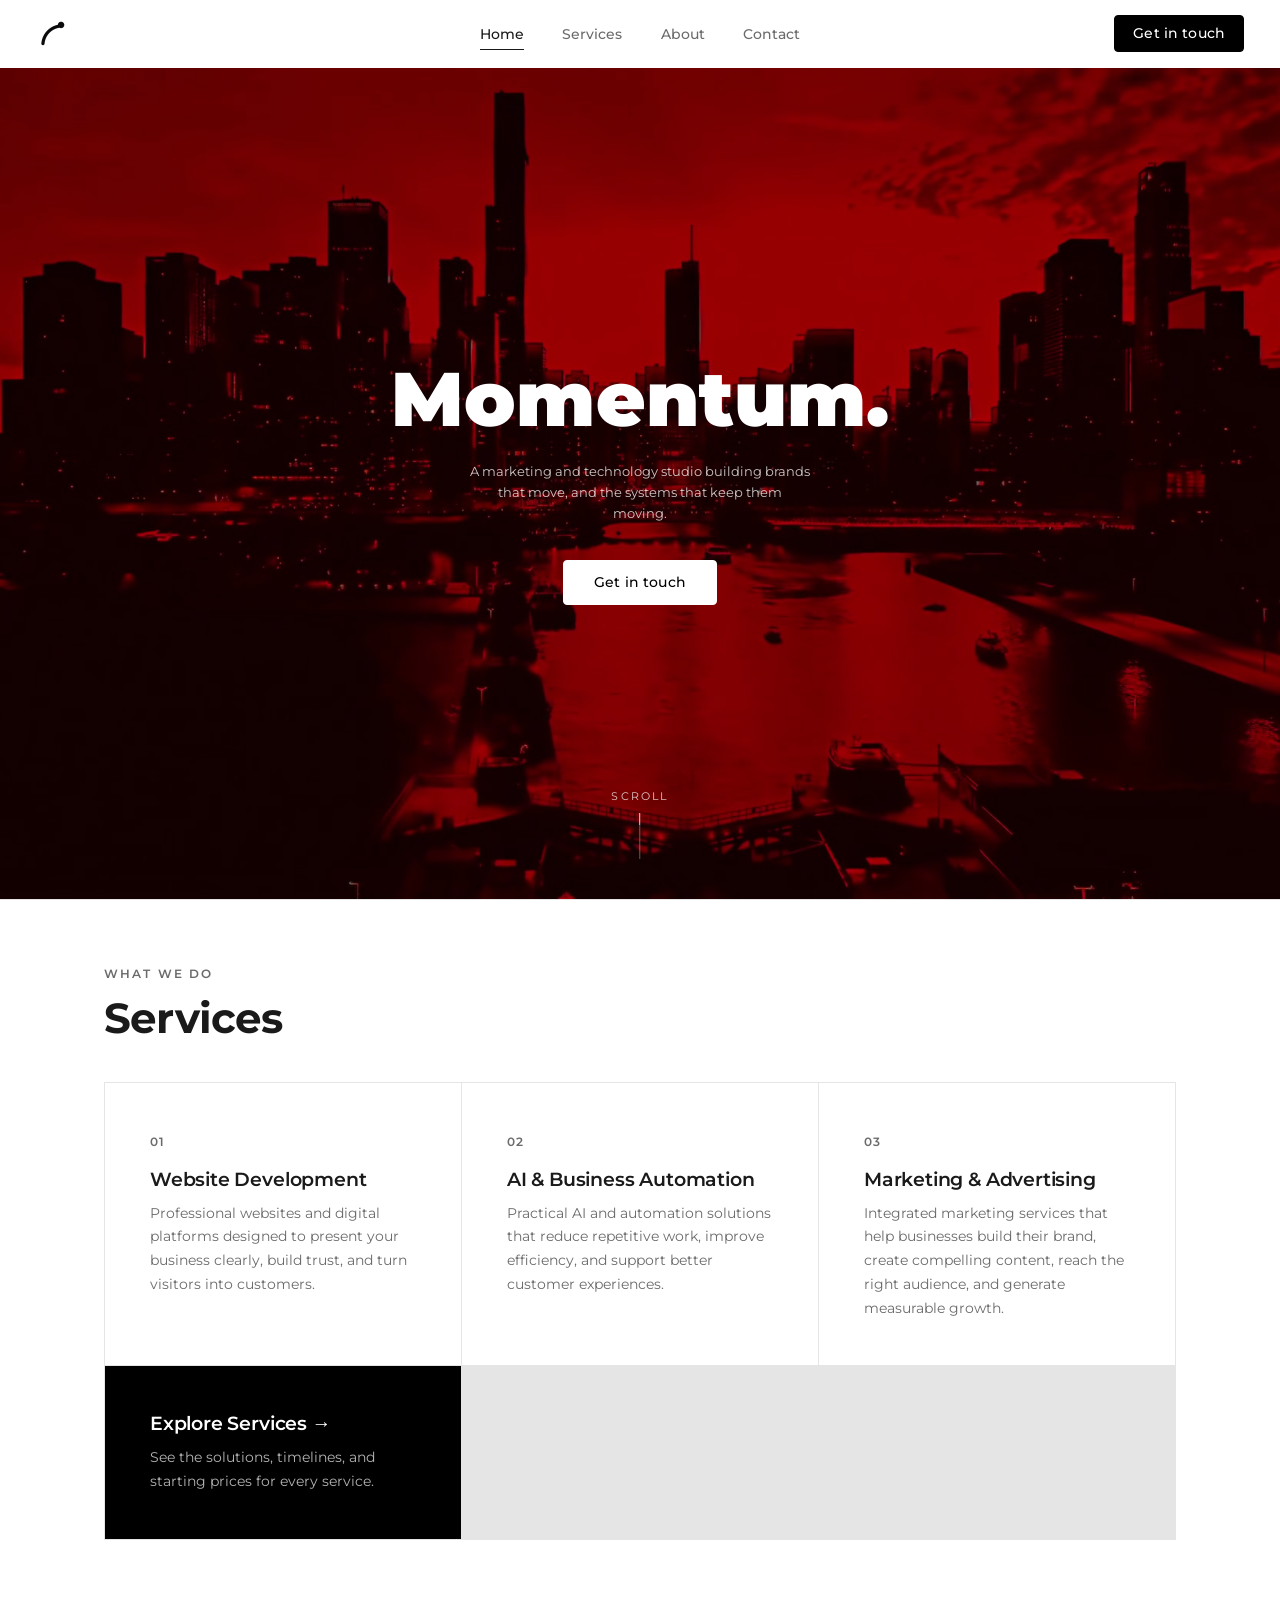
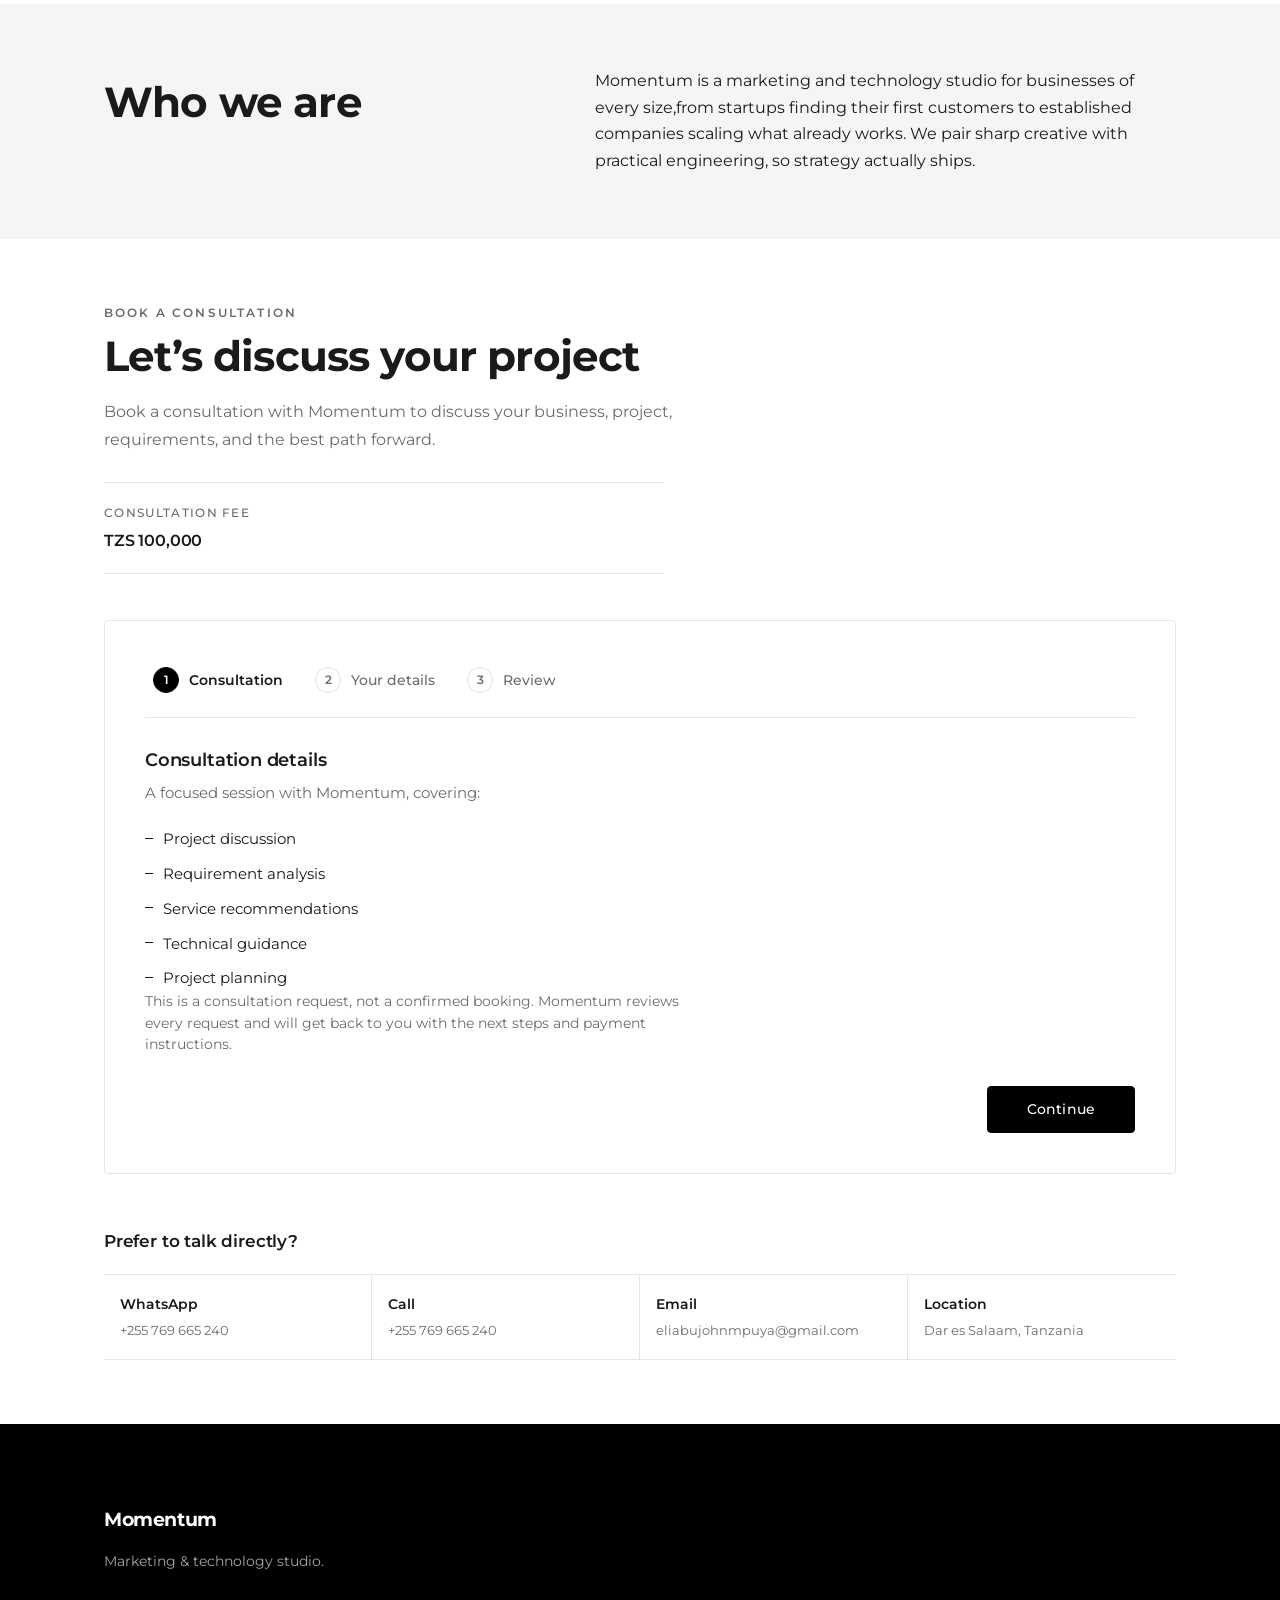
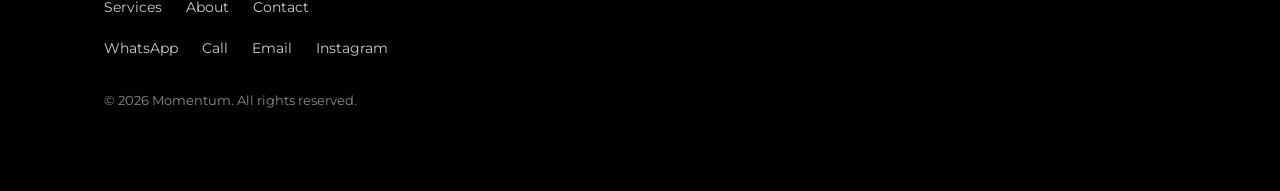
<file: index.html>
<!DOCTYPE html>
<html lang="en">
<head>
  <meta charset="UTF-8" />
  <meta name="viewport" content="width=device-width, initial-scale=1.0" />
  <title>Momentum — Marketing & Technology Studio</title>
  <meta
    name="description"
    content="Momentum is a marketing and technology studio. Website development, AI and business automation, and marketing and advertising — from brand identity and content to campaigns that deliver measurable growth."
  />

  <!-- Montserrat (the official typeface) is self-hosted in css/styles.css
       via @font-face — no external font CDN. -->
  <link rel="stylesheet" href="css/styles.css" />
  <script src="js/navigation.js" defer></script>
</head>
<body>
  <!-- ===================== HEADER / NAV ===================== -->
  <momentum-navigation></momentum-navigation>

  <main>
    <!-- ===================== HERO ===================== -->
    <section class="hero" id="hero">
      <!-- Decorative background video, sits behind a dark overlay -->
      <video
        class="hero-video"
        autoplay
        muted
        loop
        playsinline
        preload="metadata"
        poster="photos/hero-video-poster.jpg"
        aria-hidden="true"
      >
        <source src="videos/hero-video.mp4" type="video/mp4" />
      </video>
      <div class="hero-overlay" aria-hidden="true"></div>

      <div class="container">
        <div class="hero-inner">
          <h1 class="hero-wordmark hero-anim">Momentum.</h1>
          <p class="hero-tagline hero-anim">
            A marketing and technology studio building brands that move,
            and the systems that keep them moving.
          </p>
          <a href="#contact" class="btn btn-lg hero-anim">Get in touch</a>
        </div>
      </div>

      <!-- Scroll-down indicator -->
      <a href="#services" class="scroll-indicator" aria-label="Scroll to services">
        <span class="scroll-indicator-text">Scroll</span>
        <span class="scroll-indicator-line"><span class="scroll-indicator-dot"></span></span>
      </a>
    </section>

    <!-- ===================== SERVICES ===================== -->
    <section class="section" id="services">
      <div class="container">
        <header class="section-head reveal">
          <p class="eyebrow">What we do</p>
          <h2 class="section-title">Services</h2>
        </header>

        <!-- Short overview of the three services — full solutions and
             pricing live on services.html (Momentum Service Explorer). -->
        <div class="services-grid">
          <article class="service-card reveal">
            <span class="service-index">01</span>
            <h3>Website Development</h3>
            <p>Professional websites and digital platforms designed to present your business clearly, build trust, and turn visitors into customers.</p>
          </article>

          <article class="service-card reveal">
            <span class="service-index">02</span>
            <h3>AI &amp; Business Automation</h3>
            <p>Practical AI and automation solutions that reduce repetitive work, improve efficiency, and support better customer experiences.</p>
          </article>

          <article class="service-card reveal">
            <span class="service-index">03</span>
            <h3>Marketing &amp; Advertising</h3>
            <p>Integrated marketing services that help businesses build their brand, create compelling content, reach the right audience, and generate measurable growth.</p>
          </article>

          <a class="service-card service-card-cta reveal" href="services.html">
            <h3>Explore Services <span class="service-card-cta-arrow" aria-hidden="true">&rarr;</span></h3>
            <p>See the solutions, timelines, and starting prices for every service.</p>
          </a>
        </div>
      </div>
    </section>

    <!-- ===================== ABOUT ===================== -->
    <section class="section section-alt" id="about">
      <div class="container about-inner reveal">
        <header class="section-head">
          <p class="eyebrow"></p>
          <h2 class="section-title">Who we are</h2>
        </header>
        <div class="about-body">
          <p>
            Momentum is a marketing and technology studio for businesses of every
            size,from startups finding their first customers to established
            companies scaling what already works. We pair sharp creative with
            practical engineering, so strategy actually ships.
          </p>
        </div>
      </div>
    </section>

    <!-- ===================== CONSULTATION REQUEST ===================== -->
    <section class="section" id="contact">
      <div class="container">
        <header class="section-head contact-intro reveal">
          <p class="eyebrow">Book a consultation</p>
          <h2 class="section-title">Let&rsquo;s discuss your project</h2>
          <p class="contact-intro-copy">
            Book a consultation with Momentum to discuss your business,
            project, requirements, and the best path forward.
          </p>
          <dl class="consult-meta">
            <div class="consult-meta-item">
              <dt>Consultation fee</dt>
              <dd>TZS 100,000</dd>
            </div>
          </dl>
        </header>

        <!-- Consultation request form — a three-step flow driven by
             js/consultation.js. The final action validates the form and
             opens a URL-encoded consultation message in WhatsApp. -->
        <form
          class="consult-form reveal"
          id="consultation-form"
          novalidate
        >
          <!-- Step indicator: completed steps become clickable shortcuts -->
          <ol class="consult-steps">
            <li>
              <button type="button" class="consult-step" data-step-indicator="1" disabled>
                <span class="consult-step-num" aria-hidden="true">1</span>
                <span class="consult-step-label">Consultation</span>
              </button>
            </li>
            <li>
              <button type="button" class="consult-step" data-step-indicator="2" disabled>
                <span class="consult-step-num" aria-hidden="true">2</span>
                <span class="consult-step-label">Your details</span>
              </button>
            </li>
            <li>
              <button type="button" class="consult-step" data-step-indicator="3" disabled>
                <span class="consult-step-num" aria-hidden="true">3</span>
                <span class="consult-step-label">Review</span>
              </button>
            </li>
          </ol>

          <input type="hidden" id="selected-solution" name="selected_solution" />
          <input type="hidden" id="selected-package" name="selected_package" />

          <!-- STEP 1 — what the consultation includes -->
          <section class="consult-panel" data-step="1">
            <div class="consult-panel-head">
              <h3 class="consult-panel-title">Consultation details</h3>
              <p class="consult-panel-copy">
                A focused session with Momentum, covering:
              </p>
            </div>
            <ul class="consult-list">
              <li>Project discussion</li>
              <li>Requirement analysis</li>
              <li>Service recommendations</li>
              <li>Technical guidance</li>
              <li>Project planning</li>
            </ul>
            <p class="consult-note">
              This is a consultation request, not a confirmed booking. Momentum
              reviews every request and will get back to you with the next steps
              and payment instructions.
            </p>
            <div class="consult-nav consult-nav-end">
              <button type="button" class="btn" data-step-next>Continue</button>
            </div>
          </section>

          <!-- STEP 2 — client information -->
          <section class="consult-panel" data-step="2" hidden>
            <div class="consult-panel-head">
              <h3 class="consult-panel-title">Your information</h3>
              <p class="consult-panel-copy">
                Tell us who you are and what you&rsquo;d like to discuss.
              </p>
            </div>
            <div class="consult-fields">
              <div class="enquiry-context" id="enquiry-context" hidden>
                <span>Selected package</span>
                <strong id="enquiry-context-value"></strong>
              </div>

              <p class="required-note"><span aria-hidden="true">*</span> Required fields</p>

              <div class="form-row">
                <div class="field">
                  <label for="name">Full name <span aria-hidden="true">*</span></label>
                  <input type="text" id="name" name="name" required autocomplete="name" />
                </div>
                <div class="field">
                  <label for="email">Email <span aria-hidden="true">*</span></label>
                  <input type="email" id="email" name="email" required autocomplete="email" />
                </div>
              </div>

              <div class="form-row">
                <div class="field">
                  <label for="phone">Phone / WhatsApp <span aria-hidden="true">*</span></label>
                  <input
                    type="tel"
                    id="phone"
                    name="phone"
                    required
                    autocomplete="tel"
                    inputmode="tel"
                  />
                </div>
                <div class="field">
                  <label for="business">Business name</label>
                  <input type="text" id="business" name="business_name" autocomplete="organization" />
                </div>
              </div>

              <div class="field">
                <label for="service">Service of interest <span aria-hidden="true">*</span></label>
                <select id="service" name="service" required>
                  <option value="">Select a service</option>
                  <option value="Website Development">Website Development</option>
                  <option value="Marketing &amp; Advertising">Marketing &amp; Advertising</option>
                  <option value="AI &amp; Business Automation">AI &amp; Business Automation</option>
                  <option value="Not sure yet">Not sure yet</option>
                </select>
              </div>

              <div class="field">
                <label for="message">Project description <span aria-hidden="true">*</span></label>
                <textarea
                  id="message"
                  name="message"
                  rows="5"
                  required
                  aria-describedby="message-hint"
                ></textarea>
                <p class="field-hint" id="message-hint">
                  Tell us about your business, your goals, and what you&rsquo;d
                  like to cover in the consultation.
                </p>
              </div>
            </div>
            <div class="consult-nav">
              <button type="button" class="btn btn-outline" data-step-back>Back</button>
              <button type="button" class="btn" data-step-next>Continue</button>
            </div>
          </section>

          <!-- STEP 3 — review before sending -->
          <section class="consult-panel" data-step="3" hidden>
            <div class="consult-panel-head">
              <h3 class="consult-panel-title">Review your request</h3>
              <p class="consult-panel-copy">
                Please check the details below before sending your consultation request.
              </p>
            </div>

            <div class="consult-review">
              <section class="consult-review-group">
                <header class="consult-review-head">
                  <h4>Your details</h4>
                  <button type="button" class="consult-edit" data-edit-step="2">Edit</button>
                </header>
                <dl>
                  <div><dt>Full name</dt><dd id="review-name">—</dd></div>
                  <div><dt>Email</dt><dd id="review-email">—</dd></div>
                  <div><dt>Phone / WhatsApp</dt><dd id="review-phone">—</dd></div>
                  <div id="review-business-row" hidden><dt>Business / Organization</dt><dd id="review-business"></dd></div>
                </dl>
              </section>

              <section class="consult-review-group">
                <header class="consult-review-head">
                  <h4>Project</h4>
                  <button type="button" class="consult-edit" data-edit-step="2">Edit</button>
                </header>
                <dl>
                  <div><dt>Service</dt><dd id="review-service">—</dd></div>
                  <div id="review-package-row" hidden><dt>Package</dt><dd id="review-package"></dd></div>
                  <div><dt>Project summary</dt><dd id="review-summary">—</dd></div>
                </dl>
              </section>

              <p class="consult-fee-line">
                <span>Consultation fee</span>
                <strong>TZS 100,000</strong>
              </p>
            </div>

            <div class="consult-nav">
              <button type="button" class="btn btn-outline" data-step-back>Back</button>
              <button type="submit" class="btn btn-lg">Send Request on WhatsApp</button>
            </div>
            <p class="response-note">
              WhatsApp will open with your request details. Review the message
              and tap Send — Momentum will get back to you with the next steps.
            </p>
            <p class="form-status" id="form-status" role="status" aria-live="polite"></p>
          </section>
        </form>

        <section class="direct-contact reveal" aria-labelledby="direct-contact-title">
          <h3 id="direct-contact-title">Prefer to talk directly?</h3>
          <div class="contact-methods">
            <a
              class="contact-link"
              href="https://wa.me/255769665240?text=Hello%20Momentum%2C%20I%27d%20like%20to%20learn%20more%20about%20your%20services."
              target="_blank"
              rel="noopener noreferrer"
            >
              <span class="contact-label">WhatsApp</span>
              <span class="contact-value">+255 769 665 240</span>
            </a>
            <a class="contact-link" href="tel:+255769665240">
              <span class="contact-label">Call</span>
              <span class="contact-value">+255 769 665 240</span>
            </a>
            <a class="contact-link" href="mailto:eliabujohnmpuya@gmail.com">
              <span class="contact-label">Email</span>
              <span class="contact-value">eliabujohnmpuya@gmail.com</span>
            </a>
            <div class="contact-link contact-location">
              <span class="contact-label">Location</span>
              <span class="contact-value">Dar es Salaam, Tanzania</span>
            </div>
          </div>
        </section>
      </div>
    </section>
  </main>

  <!-- ===================== FOOTER ===================== -->
  <footer class="site-footer">
    <div class="container footer-inner">
      <span class="footer-mark">Momentum</span>
      <p class="footer-tagline">Marketing &amp; technology studio.</p>
      <nav class="footer-links" aria-label="Footer">
        <a href="services.html">Services</a>
        <a href="#about">About</a>
        <a href="#contact">Contact</a>
      </nav>
      <nav class="footer-contact" aria-label="Contact">
        <a href="https://wa.me/255769665240?text=Hello%20Momentum%2C%20I%27d%20like%20to%20learn%20more%20about%20your%20services." target="_blank" rel="noopener noreferrer">WhatsApp</a>
        <a href="tel:+255769665240">Call</a>
        <a href="mailto:eliabujohnmpuya@gmail.com">Email</a>
        <!-- INSTAGRAM: update this href with your real handle (see contact section). -->
        <a href="https://instagram.com/momentum" target="_blank" rel="noopener">Instagram</a>
      </nav>
      <p class="footer-copy">&copy; <span id="year"></span> Momentum. All rights reserved.</p>
    </div>
  </footer>

  <script src="js/consultation.js"></script>
  <script src="js/main.js"></script>
</body>
</html>
</file>
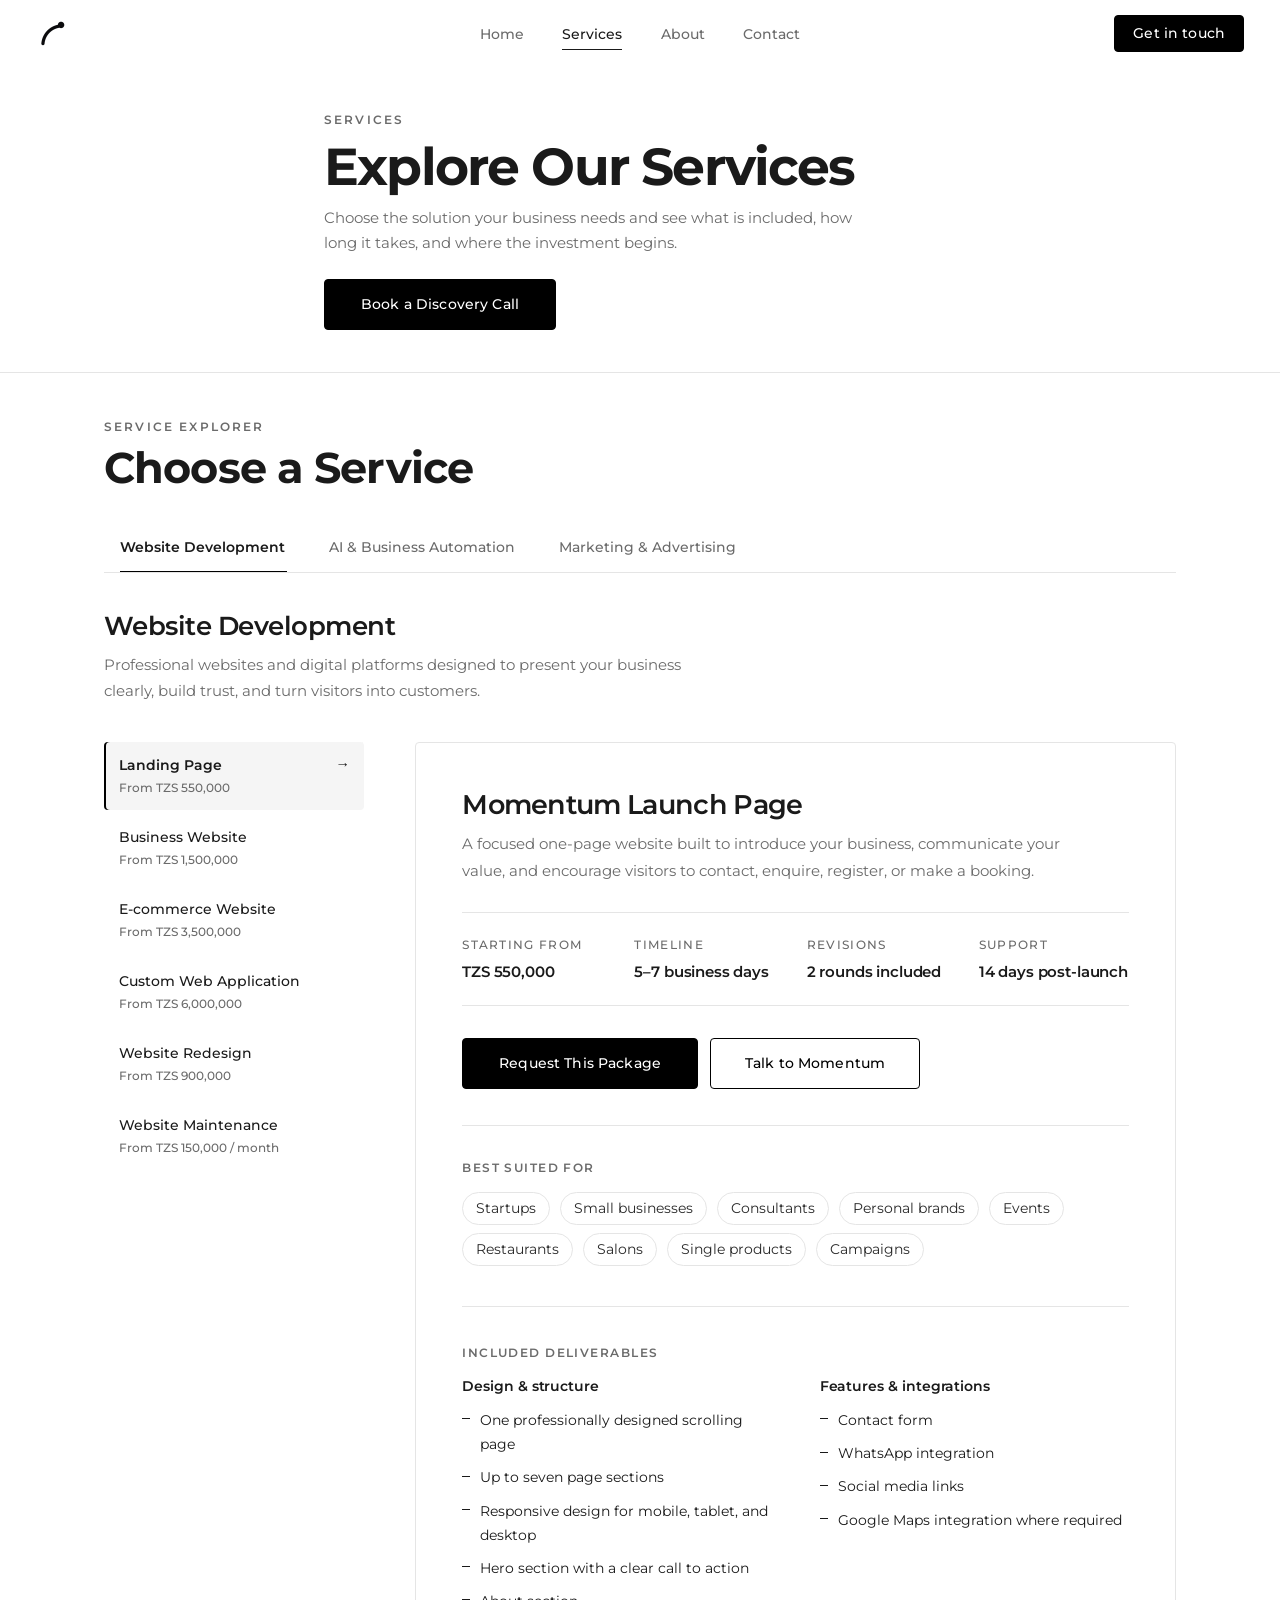
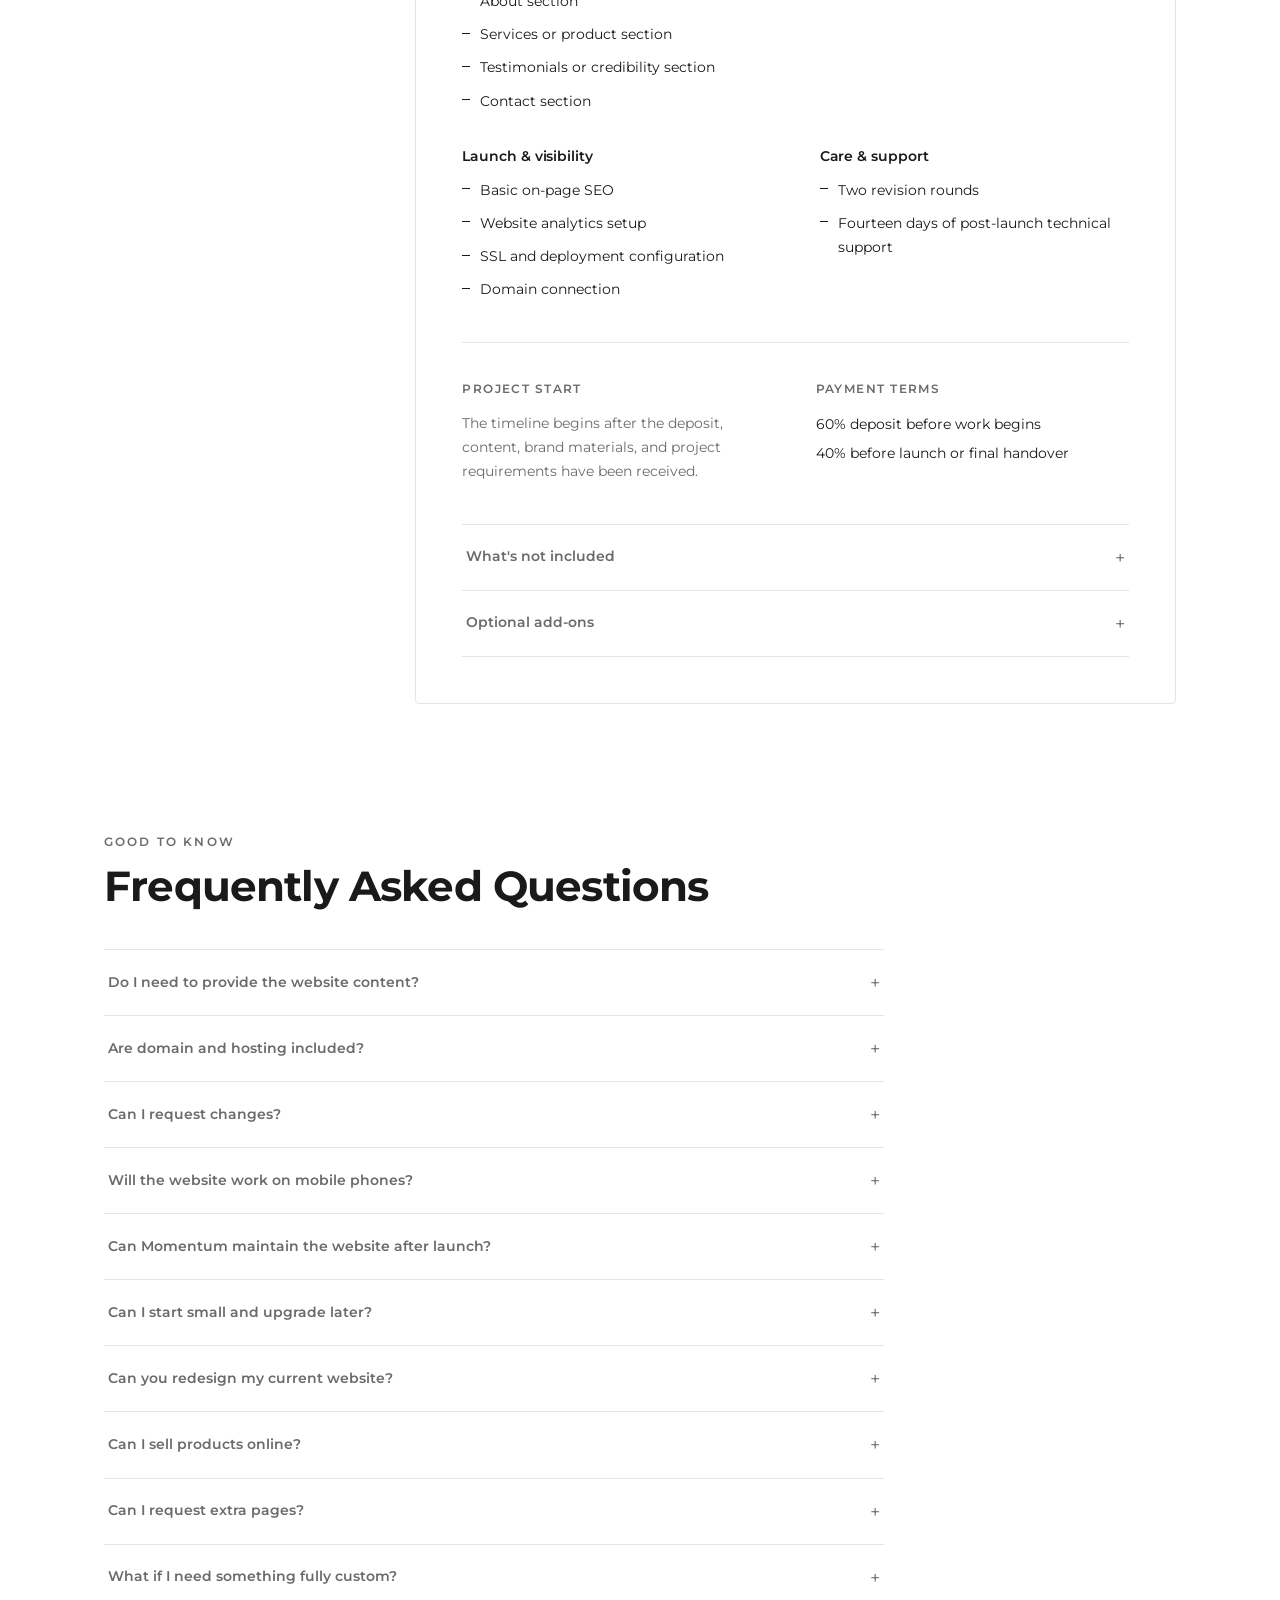
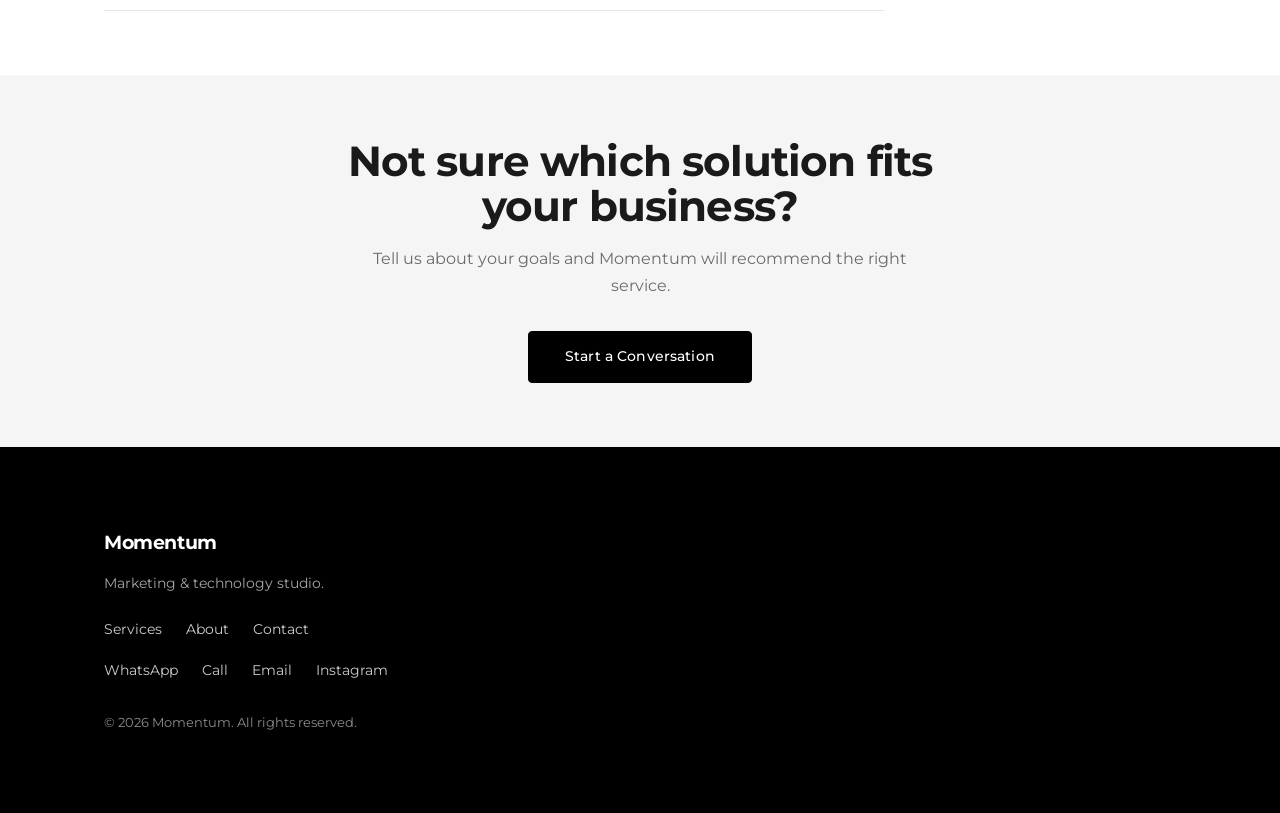
<file: services.html>
<!DOCTYPE html>
<html lang="en">
<head>
  <meta charset="UTF-8" />
  <meta name="viewport" content="width=device-width, initial-scale=1.0" />
  <title>Services — Momentum</title>
  <meta
    name="description"
    content="Explore Momentum's services and packages: website development, AI and business automation, and marketing and advertising — with timelines and starting prices."
  />

  <!-- Montserrat (the official typeface) is self-hosted in css/styles.css
       via @font-face — no external font CDN. -->
  <link rel="stylesheet" href="css/styles.css" />
  <script src="js/navigation.js" defer></script>
</head>
<body>
  <!-- ===================== HEADER / NAV ===================== -->
  <momentum-navigation></momentum-navigation>

  <main>
    <!-- ===================== SERVICES HERO ===================== -->
    <section class="page-hero" aria-labelledby="services-hero-title">
      <div class="container page-hero-inner">
        <p class="eyebrow hero-anim">Services</p>
        <h1 class="page-hero-title hero-anim" id="services-hero-title">Explore Our Services</h1>
        <p class="section-lead hero-anim">
          Choose the solution your business needs and see what is included,
          how long it takes, and where the investment begins.
        </p>
        <a
          class="btn btn-lg hero-anim"
          href="https://wa.me/255769665240?text=Hello%20Momentum%2C%20I%27d%20like%20to%20book%20a%20discovery%20call."
          target="_blank"
          rel="noopener"
        >Book a Discovery Call</a>
      </div>
    </section>

    <!-- ===================== SERVICE EXPLORER =====================
         Rendered by js/service-explorer.js from js/services-data.js.
         To add or edit a service, solution, or package, edit the
         data file only. -->
    <section class="section" id="explorer">
      <div class="container">
        <header class="section-head reveal">
          <p class="eyebrow">Service explorer</p>
          <h2 class="section-title">Choose a Service</h2>
        </header>
        <div id="explorer-root" class="reveal">
          <noscript>
            <p class="section-lead">
              Please enable JavaScript to browse our solutions and packages, or
              <a href="index.html#contact"><strong>contact Momentum</strong></a>
              for a tailored quotation.
            </p>
          </noscript>
        </div>
      </div>
    </section>

    <!-- ===================== FAQ =====================
         Filled per selected service category by js/service-explorer.js;
         hidden when the active category has no questions yet. -->
    <section class="section" id="faq" hidden>
      <div class="container">
        <header class="section-head reveal">
          <p class="eyebrow">Good to know</p>
          <h2 class="section-title">Frequently Asked Questions</h2>
        </header>
        <div id="faq-root" class="faq-list reveal"></div>
      </div>
    </section>

    <!-- ===================== FINAL CTA ===================== -->
    <section class="section section-alt" id="start">
      <div class="container final-cta reveal">
        <h2 class="section-title">Not sure which solution fits your business?</h2>
        <p class="section-lead">
          Tell us about your goals and Momentum will recommend the right service.
        </p>
        <a class="btn btn-lg" href="index.html#contact">Start a Conversation</a>
      </div>
    </section>
  </main>

  <!-- ===================== FOOTER ===================== -->
  <footer class="site-footer">
    <div class="container footer-inner">
      <span class="footer-mark">Momentum</span>
      <p class="footer-tagline">Marketing &amp; technology studio.</p>
      <nav class="footer-links" aria-label="Footer">
        <a href="services.html">Services</a>
        <a href="index.html#about">About</a>
        <a href="index.html#contact">Contact</a>
      </nav>
      <nav class="footer-contact" aria-label="Contact">
        <a href="https://wa.me/255769665240" target="_blank" rel="noopener">WhatsApp</a>
        <a href="tel:+255769665240">Call</a>
        <a href="mailto:eliabujohnmpuya@gmail.com">Email</a>
        <!-- INSTAGRAM: update this href with your real handle (see index.html). -->
        <a href="https://instagram.com/momentum" target="_blank" rel="noopener">Instagram</a>
      </nav>
      <p class="footer-copy">&copy; <span id="year"></span> Momentum. All rights reserved.</p>
    </div>
  </footer>

  <script src="js/services-data.js"></script>
  <script src="js/service-explorer.js"></script>
  <script src="js/main.js"></script>
</body>
</html>
</file>
<file: css/styles.css>
/* =========================================================
   MOMENTUM — landing page styles
   All branding (colours, fonts, spacing) lives in the
   :root variables below. Change them here to rebrand the
   whole site — nothing downstream hardcodes a colour.
   ========================================================= */

/* Self-hosted Montserrat — the official Momentum typeface, used sitewide.
   Self-hosting (rather than a Google Fonts <link>) guarantees the exact
   same weights render on every device — desktop and mobile alike — with
   no CDN dependency and no layout shift. One @font-face per weight in the
   type scale: 400 body, 500 nav/buttons, 600 section titles, 700 primary
   headings, 900 hero wordmark. font-display: swap keeps text visible
   while each file loads. */
@font-face {
  font-family: "Montserrat";
  font-style: normal;
  font-weight: 400;
  font-display: swap;
  src: url("../assets/fonts/montserrat-400-latin.woff2") format("woff2");
}
@font-face {
  font-family: "Montserrat";
  font-style: normal;
  font-weight: 500;
  font-display: swap;
  src: url("../assets/fonts/montserrat-500-latin.woff2") format("woff2");
}
@font-face {
  font-family: "Montserrat";
  font-style: normal;
  font-weight: 600;
  font-display: swap;
  src: url("../assets/fonts/montserrat-600-latin.woff2") format("woff2");
}
@font-face {
  font-family: "Montserrat";
  font-style: normal;
  font-weight: 700;
  font-display: swap;
  src: url("../assets/fonts/montserrat-700-latin.woff2") format("woff2");
}
@font-face {
  font-family: "Montserrat";
  font-style: normal;
  font-weight: 900;
  font-display: swap;
  src: url("../assets/fonts/montserrat-900-latin.woff2") format("woff2");
}

:root {
  /* --- Colour palette (strict black & white) --- */
  --color-bg: #ffffff;        /* page background          */
  --color-text: #1a1a1a;      /* body text                */
  --color-accent: #000000;    /* buttons / strong accents */
  --color-divider-1: #f5f5f5; /* lightest divider / fills */
  --color-divider-2: #e5e5e5; /* slightly stronger lines  */

  /* Derived helpers (kept in terms of the palette above) */
  --color-on-accent: #ffffff; /* text on black buttons    */
  --color-muted: #6b6b6b;     /* secondary text           */

  /* --- Typography --- */
  /* Montserrat is the official Momentum typeface, self-hosted for every
     weight (see @font-face above). The generic sans-serif keyword is the
     only fallback, so text stays consistent if a font file ever fails. */
  --font-sans: "Montserrat", sans-serif;
  /* Hero wordmark — self-hosted Montserrat Black (900). */
  --font-hero: var(--font-sans);
  --type-label: 0.75rem;
  --type-small: 0.85rem;
  --type-body: 0.95rem;
  --type-card-title: 1.2rem;
  --type-section-title: clamp(1.8rem, calc(1.45rem + 1.5vw), 2.6rem);
  --type-hero: clamp(2.65rem, calc(1.9rem + 3.6vw), 5rem);

  /* --- Layout --- */
  --container-max: 1120px;
  --container-pad: 24px;
  --header-height: 68px;
  --radius: 4px;

  /* --- Motion --- */
  --ease: cubic-bezier(0.22, 1, 0.36, 1);
  --transition: 0.3s var(--ease);
}

/* ---------------- Base / reset ---------------- */
*,
*::before,
*::after {
  box-sizing: border-box;
  margin: 0;
  padding: 0;
}

html {
  scroll-behavior: smooth;
  /* Keep anchor targets clear of the sticky header */
  scroll-padding-top: var(--header-height);
}

body {
  font-family: var(--font-sans);
  font-size: var(--type-body);
  color: var(--color-text);
  background: var(--color-bg);
  line-height: 1.65;
  -webkit-font-smoothing: antialiased;
  text-rendering: optimizeLegibility;
}

img {
  max-width: 100%;
  display: block;
}

a {
  color: inherit;
  text-decoration: none;
}

/* ---------------- Layout helpers ---------------- */
.container {
  width: 100%;
  max-width: var(--container-max);
  margin-inline: auto;
  padding-inline: var(--container-pad);
}

.section {
  padding-block: 64px;
}

.section-alt {
  background: var(--color-divider-1);
}

.section-head {
  margin-bottom: 40px;
  max-width: 640px;
}

.eyebrow {
  text-transform: uppercase;
  letter-spacing: 0.18em;
  font-size: var(--type-label);
  font-weight: 600;
  color: var(--color-muted);
  margin-bottom: 12px;
}

.section-title {
  font-size: var(--type-section-title);
  font-weight: 700;                    /* primary headings — Montserrat Bold */
  letter-spacing: -0.02em;
  line-height: 1.1;
}

/* ---------------- Buttons ---------------- */
.btn {
  display: inline-flex;
  align-items: center;
  justify-content: center;
  background: var(--color-accent);
  color: var(--color-on-accent);
  font-family: inherit;
  font-weight: 500;
  font-size: 0.875rem;
  line-height: 1.2;
  letter-spacing: 0.01em;
  padding: 14px 28px;
  border: 1px solid var(--color-accent);
  border-radius: var(--radius);
  cursor: pointer;
  transition: transform var(--transition), background var(--transition),
    color var(--transition);
}

.btn:hover {
  background: var(--color-bg);
  color: var(--color-accent);
  transform: translateY(-2px);
}

.btn-sm {
  padding: 9px 18px;
  font-size: var(--type-small);
}

.btn-lg {
  padding: 16px 36px;
  font-size: 0.9rem;
}

.btn-block {
  width: 100%;
}

/* Secondary / outline variant — inverse of the default .btn */
.btn-outline {
  background: var(--color-bg);
  color: var(--color-accent);
}

.btn-outline:hover {
  background: var(--color-accent);
  color: var(--color-on-accent);
}

/* ---------------- Header / nav ---------------- */
momentum-navigation {
  display: contents;
}

.site-header {
  position: sticky;
  top: 0;
  z-index: 50;
  height: var(--header-height);
  background: color-mix(in srgb, var(--color-bg) 96%, transparent);
  -webkit-backdrop-filter: saturate(120%) blur(8px);
  backdrop-filter: saturate(120%) blur(8px);
  border-bottom: 1px solid transparent;
  transition: background-color var(--transition), border-color var(--transition),
    box-shadow var(--transition);
}

.site-header.is-scrolled {
  background: color-mix(in srgb, var(--color-bg) 90%, transparent);
  border-bottom-color: color-mix(in srgb, var(--color-divider-2) 70%, transparent);
  box-shadow: 0 8px 28px rgb(0 0 0 / 0.025);
}

.header-inner {
  display: grid;
  grid-template-columns: minmax(0, 1fr) auto minmax(0, 1fr);
  align-items: center;
  width: 100%;
  max-width: none;
  margin-inline: 0;
  padding-inline: 36px;
  height: 100%;
}

.brand {
  display: inline-flex;
  align-items: center;
  justify-self: start;
  line-height: 1;
  transition: opacity var(--transition);
}

.brand:hover {
  opacity: 0.72;
}

.brand-logo {
  width: 32px;
  height: auto;
  display: block;
}

.nav {
  justify-self: center;
}

.nav-links {
  list-style: none;
  display: flex;
  align-items: center;
  gap: clamp(28px, 3vw, 44px);
}

.nav-links a {
  position: relative;
  font-size: 0.875rem;
  font-weight: 500;                    /* navigation — Montserrat Medium */
  color: var(--color-muted);
  transition: color var(--transition);
}

.nav-links a:not(.btn):hover {
  color: var(--color-text);
}

.nav-links a:not(.btn)::after {
  content: "";
  position: absolute;
  right: 0;
  bottom: -7px;
  left: 0;
  height: 1px;
  background: currentColor;
  transform: scaleX(0);
  transform-origin: right;
  transition: transform var(--transition);
}

.nav-links a:not(.btn):hover::after,
.nav-links a[aria-current="page"]::after {
  transform: scaleX(1);
  transform-origin: left;
}

.nav-links a[aria-current="page"] {
  color: var(--color-text);
}

.nav-cta-mobile {
  display: none;
}

.header-cta {
  justify-self: end;
}

.header-cta:hover,
.nav-cta-mobile .btn:hover {
  transform: none;
}

/* Hamburger (hidden on desktop) */
.nav-toggle {
  display: none;
  flex-direction: column;
  justify-content: center;
  gap: 5px;
  width: 40px;
  height: 40px;
  background: none;
  border: none;
  cursor: pointer;
}

.nav-toggle span {
  display: block;
  width: 22px;
  height: 2px;
  background: var(--color-text);
  transition: transform var(--transition), opacity var(--transition);
}

/* ---------------- Hero ---------------- */
.hero {
  position: relative;                /* anchor for the scroll indicator */
  display: flex;
  align-items: center;
  justify-content: center;
  min-height: calc(100vh - var(--header-height));
  min-height: calc(100svh - var(--header-height));
  min-height: calc(100dvh - var(--header-height));
  padding: 0;
  border-bottom: 1px solid var(--color-divider-2);
  overflow: hidden;                  /* clip the background video */
}

/* Background video layers: video (0) → dark overlay (1) → content (2) */
.hero-video {
  position: absolute;
  inset: 0;
  width: 100%;
  height: 100%;
  object-fit: cover;
  z-index: 0;
}

.hero-overlay {
  position: absolute;
  inset: 0;
  background: rgba(0, 0, 0, 0.25);
  z-index: 1;
}

/* Hero load animation — each element fades up, gently staggered.
   Runs once on page load (no JS needed). */
.hero-anim {
  opacity: 0;
  transform: translateY(28px);
  animation: hero-fade-up 0.9s var(--ease) forwards;
}

.hero-wordmark.hero-anim {
  animation-delay: 0.1s;
}
.hero-tagline.hero-anim {
  animation-delay: 0.3s;
}
.hero .btn.hero-anim {
  animation-delay: 0.5s;
}

@keyframes hero-fade-up {
  to {
    opacity: 1;
    transform: none;
  }
}

@keyframes scroll-indicator-fade-up {
  from {
    opacity: 0;
    transform: translateX(-50%) translateY(28px);
  }
  to {
    opacity: 1;
    transform: translateX(-50%) translateY(0);
  }
}

/* Scroll-down indicator at the bottom of the hero */
.scroll-indicator {
  position: absolute;
  z-index: 2;                        /* above the video + overlay */
  left: 50%;
  bottom: clamp(24px, 4vw, 40px);
  transform: translateX(-50%);
  display: flex;
  flex-direction: column;
  align-items: center;
  gap: 10px;
  color: rgba(255, 255, 255, 0.78); /* against the dark video overlay */
  opacity: 0;
  animation: scroll-indicator-fade-up 0.9s var(--ease) 0.9s forwards;
  transition: color var(--transition);
}

.scroll-indicator:hover {
  color: #ffffff;
}

.scroll-indicator-text {
  font-size: 0.7rem;
  line-height: 1.2;
  letter-spacing: 0.2em;
  text-transform: uppercase;
}

/* A thin track with a dot that travels down and repeats */
.scroll-indicator-line {
  position: relative;
  width: 1px;
  height: 46px;
  background: rgba(255, 255, 255, 0.35);
  overflow: hidden;
}

.scroll-indicator-dot {
  position: absolute;
  top: 0;
  left: 0;
  width: 1px;
  height: 12px;
  background: #ffffff;
  animation: scroll-dot 1.8s var(--ease) infinite;
}

@keyframes scroll-dot {
  0% {
    transform: translateY(-14px);
    opacity: 0;
  }
  30% {
    opacity: 1;
  }
  100% {
    transform: translateY(46px);
    opacity: 0;
  }
}

.hero-inner {
  display: flex;
  width: 100%;
  flex-direction: column;
  align-items: center;
  max-width: calc(820px - (2 * var(--container-pad)));
  margin-inline: auto;
  position: relative;
  z-index: 2;                        /* above the video + overlay */
  text-align: center;
}

.hero-wordmark {
  max-width: 100%;
  font-family: var(--font-hero);     /* self-hosted Montserrat Black (900) */
  font-size: var(--type-hero);
  font-weight: 900;
  letter-spacing: normal;            /* clean, premium — no extra tracking */
  line-height: 0.98;
  white-space: nowrap;
  color: #ffffff;                    /* against the dark video overlay */
  -webkit-font-smoothing: antialiased;
  text-rendering: optimizeLegibility;
}

.hero-tagline {
  width: 88%;
  max-width: 340px;
  font-family: var(--font-sans);      /* Montserrat, inherited sitewide */
  font-size: clamp(0.72rem, calc(0.7rem + 0.18vw), 0.82rem);
  font-weight: 400;
  line-height: 1.6;
  text-align: center;
  color: rgba(255, 255, 255, 0.78);  /* against the dark video overlay */
  margin-block: clamp(18px, 2.5vw, 24px) clamp(28px, 4vw, 36px);
  margin-inline: auto;
}

/* Hero CTA inverted for the dark video: white button, black text.
   Slightly more compact than the global .btn-lg used elsewhere. */
.hero .btn {
  background: #ffffff;
  color: #000000;
  border-color: #ffffff;
  padding: 13px 30px;
  font-size: 0.9rem;
}

.hero .btn:hover {
  background: rgba(255, 255, 255, 0.85);
  color: #000000;
}

/* ---------------- Services ---------------- */
.services-grid {
  display: grid;
  grid-template-columns: repeat(3, 1fr); /* 5 services + explorer link → two even rows */
  gap: 1px;                         /* hairline gaps read as dividers */
  background: var(--color-divider-2);
  border: 1px solid var(--color-divider-2);
}

.service-card {
  position: relative;                /* lift above neighbours on hover */
  background: var(--color-bg);
  padding: clamp(28px, 4vw, 44px);
  border: 1px solid transparent;     /* reserved so hover border adds no reflow */
  transition: transform var(--transition), box-shadow var(--transition),
    border-color var(--transition), background var(--transition);
}

.service-card:hover {
  z-index: 1;
  transform: translateY(-6px);       /* subtle lift */
  border-color: var(--color-text);   /* crisp monochrome outline */
  background: var(--color-bg);
  box-shadow: 0 16px 32px rgba(0, 0, 0, 0.08);
}

.service-index {
  font-size: var(--type-label);
  font-weight: 600;
  color: var(--color-muted);
  letter-spacing: 0.05em;
}

.service-card h3 {
  font-size: var(--type-card-title);
  font-weight: 600;
  letter-spacing: -0.01em;
  line-height: 1.3;
  margin-block: 14px 10px;
}

.service-card p {
  color: var(--color-muted);
  font-size: 0.9rem;
  line-height: 1.65;
}

/* Black tile that closes the services grid and links to the
   full services page (services.html). */
.service-card-cta {
  display: flex;
  flex-direction: column;
  justify-content: center;
  background: var(--color-accent);
  color: var(--color-on-accent);
}

.service-card-cta h3 {
  margin-block: 0 10px;
}

.service-card-cta p {
  color: color-mix(in srgb, var(--color-on-accent) 70%, transparent);
}

.service-card-cta:hover {
  background: var(--color-accent); /* stay black (base hover turns white) */
}

.service-card-cta-arrow {
  display: inline-block;
  transition: transform var(--transition);
}

.service-card-cta:hover .service-card-cta-arrow {
  transform: translateX(6px);
}

/* ---------------- Inner-page hero (services.html) ----------------
   Kept deliberately compact — the explorer below is the point
   of the page, so the visitor reaches it without scrolling. */
.page-hero {
  padding-block: clamp(28px, 3.5vw, 42px);
  border-bottom: 1px solid var(--color-divider-2);
}

.page-hero-inner {
  max-width: 680px;
}

.page-hero .eyebrow {
  margin-bottom: 10px;
}

.page-hero-title {
  font-size: clamp(2.2rem, calc(1.72rem + 2vw), 3.25rem);
  font-weight: 700;
  letter-spacing: -0.035em;
  line-height: 1.02;
}

.page-hero .section-lead {
  max-width: 55ch;
  margin-top: 12px;
  margin-bottom: 24px;
  font-size: 0.95rem;
  line-height: 1.65;
}

/* Gentle load stagger — reuses the .hero-anim keyframe */
.page-hero .eyebrow.hero-anim {
  animation-delay: 0.05s;
}
.page-hero .page-hero-title.hero-anim {
  animation-delay: 0.15s;
}
.page-hero .section-lead.hero-anim {
  animation-delay: 0.3s;
}
.page-hero .btn.hero-anim {
  animation-delay: 0.45s;
}

/* Muted lead paragraph under titles (shared by several sections) */
.section-lead {
  margin-top: 16px;
  max-width: 620px;
  color: var(--color-muted);
  font-size: 0.98rem;
  line-height: 1.7;
}

/* ---------------- Service explorer ----------------
   Rendered by js/service-explorer.js from js/services-data.js.
   Reuses .section-head / .eyebrow / .section-title / .btn. */

/* The explorer is the main experience, so it follows the hero
   as one continuous flow instead of reading like a new page. */
#explorer {
  padding-top: clamp(32px, 3.8vw, 44px);
}

#explorer .section-head {
  margin-bottom: clamp(24px, 3vw, 32px);
}

#explorer .section-head .eyebrow {
  margin-bottom: 8px;
}

#explorer .section-title {
  font-size: clamp(1.9rem, calc(1.5rem + 1.55vw), 2.7rem);
  line-height: 1.05;
}

/* Level 1: service categories as segmented underline navigation.
   Scrolls horizontally instead of wrapping on narrow screens. */
.category-tabs {
  display: flex;
  align-items: stretch;
  gap: clamp(2px, 0.5vw, 8px);
  margin-bottom: clamp(30px, 3.5vw, 38px);
  border-bottom: 1px solid var(--color-divider-2);
  overflow-x: auto;
  overscroll-behavior-inline: contain;
  scroll-snap-type: inline proximity;
  scroll-padding-inline: 2px;
  scroll-behavior: smooth;
  scrollbar-width: thin;
  scrollbar-color: var(--color-divider-2) transparent;
  -webkit-overflow-scrolling: touch;
}

.category-tab {
  position: relative;
  flex-shrink: 0;
  font-family: inherit;
  font-size: var(--type-small);
  font-weight: 500;
  color: var(--color-muted);
  background: none;
  border: none;
  border-radius: 2px 2px 0 0;
  min-height: 50px;
  padding: 14px 18px 15px;
  white-space: nowrap;
  cursor: pointer;
  scroll-snap-align: start;
  transition: color 0.16s var(--ease), background-color 0.16s var(--ease);
}

.category-tab:first-child {
  padding-left: 16px;
}

/* Animated active rule sits directly over the tablist hairline. */
.category-tab::before {
  content: "";
  position: absolute;
  right: 16px;
  bottom: -1px;
  left: 16px;
  height: 2px;
  background: var(--color-accent);
  transform: scaleX(0);
  transform-origin: center;
  transition: transform 0.2s var(--ease);
}

/* Reserve the width of the bold label so the row never
   shifts when a tab becomes active. */
.category-tab::after {
  content: attr(data-label);
  display: block;
  height: 0;
  visibility: hidden;
  overflow: hidden;
  font-weight: 600;
}

.category-tab:hover {
  color: var(--color-text);
  background: var(--color-divider-1);
}

.category-tab:focus-visible {
  outline: 2px solid var(--color-accent);
  outline-offset: -4px;
}

.category-tab[aria-selected="true"] {
  color: var(--color-text);
  font-weight: 600;
}

.category-tab[aria-selected="true"]::before {
  transform: scaleX(1);
}

.explorer-body:focus-visible {
  outline: 2px solid var(--color-accent);
  outline-offset: 2px;
}

/* Subtle swap-in when the category or solution changes */
.is-swapping {
  animation: content-swap 0.22s var(--ease);
}

@keyframes content-swap {
  from {
    opacity: 0;
    transform: translateY(4px);
  }
}

/* Active service introduction */
.explorer-service-name {
  font-size: clamp(1.3rem, calc(1.2rem + 0.5vw), 1.6rem);
  font-weight: 600;
  letter-spacing: -0.02em;
  line-height: 1.2;
}

.explorer-service-desc {
  margin-top: 10px;
  max-width: 620px;
  color: var(--color-muted);
  font-size: 0.95rem;
  line-height: 1.7;
}

/* Level 2 + 3: solution list beside the details panel */
.explorer-grid {
  display: grid;
  grid-template-columns: 260px minmax(0, 1fr);
  gap: clamp(32px, 4vw, 52px);
  align-items: start;
  margin-top: 38px;
}

.explorer-solutions {
  display: flex;
  flex-direction: column;
  gap: 4px;
  position: sticky;
  top: calc(var(--header-height) + 24px);
  scroll-behavior: smooth;
}

.solution-tab {
  position: relative;
  display: flex;
  flex-direction: column;
  align-items: flex-start;
  gap: 5px;
  width: 100%;
  text-align: left;
  font-family: inherit;
  background: none;
  border: none;
  border-radius: var(--radius);
  min-height: 60px;
  padding: 13px 36px 13px 15px;
  cursor: pointer;
  box-shadow: inset 2px 0 0 transparent;
  transition: background-color 0.16s var(--ease), box-shadow 0.2s var(--ease),
    border-color 0.2s var(--ease);
}

.solution-tab-name {
  font-size: 0.9rem;
  font-weight: 500;
  color: var(--color-text);
  line-height: 1.4;
  overflow-wrap: anywhere;
  transition: transform 0.16s var(--ease);
}

.solution-tab-sub {
  font-size: var(--type-label);
  font-weight: 500;
  color: var(--color-muted);
  line-height: 1.4;
  overflow-wrap: anywhere;
}

/* Arrow marks the active solution (state is not colour-only) */
.solution-tab::after {
  content: "\2192";
  position: absolute;
  right: 14px;
  top: 13px;
  font-size: 0.9rem;
  color: var(--color-text);
  opacity: 0;
  transition: opacity var(--transition);
}

.solution-tab:hover {
  background: var(--color-divider-1);
}

.solution-tab:hover .solution-tab-name {
  transform: translateX(2px);
}

.solution-tab:focus-visible {
  outline: 2px solid var(--color-accent);
  outline-offset: -2px;
}

.solution-tab[aria-selected="true"] {
  background: var(--color-divider-1);
  box-shadow: inset 2px 0 0 var(--color-accent);
}

.solution-tab[aria-selected="true"] .solution-tab-name {
  font-weight: 600;
}

.solution-tab[aria-selected="true"]::after {
  opacity: 1;
}

/* Details panel */
.package-panel {
  border: 1px solid var(--color-divider-2);
  border-radius: var(--radius);
  padding: clamp(30px, 4vw, 46px);
  overflow-wrap: anywhere;
}

.package-panel:focus-visible {
  outline: 2px solid var(--color-accent);
  outline-offset: 2px;
}

.package-header {
  max-width: 660px;
}

.package-name {
  font-size: clamp(1.4rem, calc(1.28rem + 0.55vw), 1.7rem);
  font-weight: 600;                    /* package/section title — Montserrat SemiBold */
  letter-spacing: -0.025em;
  line-height: 1.2;
}

.package-desc {
  margin-top: 10px;
  max-width: 62ch;
  color: var(--color-muted);
  font-size: 0.95rem;
  line-height: 1.72;
}

/* At-a-glance summary strip: price, timeline, revisions, support */
.package-highlights {
  display: grid;
  grid-template-columns: repeat(4, minmax(0, 1fr));
  gap: 24px 22px;
  margin-top: 28px;
  padding-block: 22px;
  border-block: 1px solid var(--color-divider-2);
}

.package-highlight {
  min-width: 0;
}

.package-highlight dt {
  font-size: var(--type-label);
  font-weight: 500;
  text-transform: uppercase;
  letter-spacing: 0.11em;
  color: var(--color-muted);
  margin-bottom: 7px;
}

.package-highlight dd {
  font-size: 0.925rem;
  font-weight: 600;
  letter-spacing: -0.01em;
  line-height: 1.45;
}

/* Small uppercase labels for feature groups and facts */
.package-group {
  margin-top: 32px;
}

.package-group + .package-group {
  margin-top: 40px;
  padding-top: 36px;
  border-top: 1px solid var(--color-divider-2);
}

.package-group-title,
.package-fact dt {
  font-size: var(--type-label);
  font-weight: 600;
  text-transform: uppercase;
  letter-spacing: 0.12em;
  color: var(--color-muted);
  margin-bottom: 14px;
}

/* "Best suited for" chips */
.package-tags {
  list-style: none;
  display: flex;
  flex-wrap: wrap;
  gap: 8px 10px;
}

.package-tags li {
  font-size: var(--type-small);
  line-height: 1.4;
  color: color-mix(in srgb, var(--color-text) 82%, var(--color-muted));
  border: 1px solid var(--color-divider-2);
  border-radius: 999px;
  padding: 6px 13px;
}

/* Timeline / payment facts */
.package-facts {
  display: grid;
  grid-template-columns: repeat(2, minmax(0, 1fr));
  gap: 28px 40px;
  margin-top: 40px;
  padding-top: 36px;
  border-top: 1px solid var(--color-divider-2);
}

.package-fact {
  min-width: 0;
}

.package-fact dd {
  font-size: 0.9rem;
  line-height: 1.7;
}

.package-fact dd + dd {
  margin-top: 4px;
}

.package-fact .package-fact-note {
  margin-top: 0;
  font-size: 0.875rem;
  color: var(--color-muted);
}

/* Feature lists (deliverables / exclusions) */
.package-list {
  list-style: none;
  display: grid;
  grid-template-columns: repeat(2, minmax(0, 1fr));
  gap: 9px 36px;
}

.package-list li {
  position: relative;
  padding-left: 18px;
  font-size: 0.9rem;
  line-height: 1.68;
}

.package-list li::before {
  content: "";
  position: absolute;
  left: 0;
  top: 0.72em;
  width: 8px;
  height: 1px;
  background: var(--color-text);
}

.package-list-muted li {
  color: var(--color-muted);
}

.package-list-muted li::before {
  background: var(--color-muted);
}

/* Deliverables organised into small named groups for scanning */
.package-deliverables {
  display: grid;
  grid-template-columns: repeat(2, minmax(0, 1fr));
  gap: 34px 48px;
}

.deliverable-group {
  min-width: 0;
}

.deliverable-group h6 {
  font-size: var(--type-small);
  font-weight: 600;
  letter-spacing: -0.005em;
  line-height: 1.4;
  margin-bottom: 12px;
}

.package-list-single {
  grid-template-columns: 1fr;
}

/* Accordions — used for package extras and the FAQ */
.accordion {
  border-top: 1px solid var(--color-divider-2);
}

.accordion:last-of-type {
  border-bottom: 1px solid var(--color-divider-2);
}

.package-panel .package-group + .accordion,
.package-panel .package-facts + .accordion {
  margin-top: 40px;
}

.accordion summary {
  display: flex;
  align-items: center;
  justify-content: space-between;
  gap: 16px;
  min-height: 58px;
  padding: 18px 4px;
  color: var(--color-muted);
  font-size: 0.9rem;
  font-weight: 600;
  cursor: pointer;
  list-style: none;
  transition: color 0.2s var(--ease);
}

.accordion summary:hover {
  color: var(--color-text);
}

.accordion summary::-webkit-details-marker {
  display: none;
}

/* "+" rotates into "×" when open */
.accordion summary::after {
  content: "+";
  font-weight: 400;
  font-size: 1.1rem;
  color: var(--color-muted);
  flex-shrink: 0;
  transition: transform var(--transition);
}

.accordion[open] summary::after {
  transform: rotate(45deg);
}

.accordion[open] summary {
  color: var(--color-text);
}

.accordion summary:focus-visible {
  outline: 2px solid var(--color-accent);
  outline-offset: -2px;
}

/* Expanded content eases in gently */
.accordion[open] summary ~ * {
  animation: content-swap 0.25s var(--ease);
}

.accordion .package-list,
.accordion .package-addons {
  padding: 2px 4px 26px;
}

.accordion-text {
  padding-bottom: 24px;
  max-width: 680px;
  color: var(--color-muted);
  font-size: 0.92rem;
  line-height: 1.75;
}

/* Add-on rows: name left, price right */
.package-addons {
  list-style: none;
  display: grid;
  gap: 12px;
}

.package-addons li {
  display: flex;
  align-items: baseline;
  justify-content: space-between;
  gap: 16px;
  font-size: 0.9rem;
  line-height: 1.6;
}

.package-addons .addon-price {
  color: var(--color-muted);
  white-space: nowrap;
  text-align: right;
}

/* Calls to action — the primary button leads, the secondary
   stays available without competing. A hairline below separates
   the decision zone from the detailed breakdown. */
.package-cta {
  display: flex;
  flex-wrap: wrap;
  align-items: center;
  gap: 12px;
  margin-top: 32px;
}

.package-cta .btn {
  min-width: 210px;
}

.package-cta .btn-outline {
  padding-block: 16px;
}

.package-cta:not(:last-child) {
  padding-bottom: 36px;
  border-bottom: 1px solid var(--color-divider-2);
}

/* Label for solutions awaiting full package details */
.package-soon {
  font-size: var(--type-label);
  font-weight: 600;
  text-transform: uppercase;
  letter-spacing: 0.12em;
  color: var(--color-muted);
  margin-bottom: 12px;
}

/* ---------------- FAQ ---------------- */
.faq-list {
  max-width: 780px;
}

/* ---------------- Final CTA ---------------- */
.final-cta {
  max-width: 640px;
  margin-inline: auto;
  text-align: center;
}

.final-cta .section-lead {
  margin-inline: auto;
}

.final-cta .btn {
  margin-top: 32px;
}

/* ---------------- About ---------------- */
.about-inner {
  display: grid;
  grid-template-columns: 1fr 1.4fr;
  gap: clamp(32px, 6vw, 80px);
  align-items: start;
}

.about-inner .section-head {
  margin-bottom: 0;
}

.about-body p + p {
  margin-top: 20px;
}

.about-body p {
  max-width: 600px;
  font-size: 0.98rem;
  line-height: 1.7;
}

/* ---------------- Contact ---------------- */
.contact-intro {
  max-width: 720px;
  margin-bottom: clamp(30px, 5vw, 46px);
}

.contact-intro-copy {
  max-width: 680px;
  margin-top: 18px;
  color: var(--color-muted);
  font-size: 1rem;
  line-height: 1.75;
}

/* Fee / timezone facts under the section intro */
.consult-meta {
  display: grid;
  grid-template-columns: repeat(2, minmax(0, 1fr));
  gap: 20px 24px;
  max-width: 560px;
  margin-top: 28px;
  padding-block: 20px;
  border-block: 1px solid var(--color-divider-2);
}

.consult-meta-item dt {
  font-size: var(--type-label);
  font-weight: 500;
  text-transform: uppercase;
  letter-spacing: 0.11em;
  color: var(--color-muted);
  margin-bottom: 7px;
}

.consult-meta-item dd {
  font-size: 0.98rem;
  font-weight: 600;
  letter-spacing: -0.01em;
  line-height: 1.45;
}

/* Consultation request form (four-step flow) */
.consult-form {
  padding: clamp(24px, 4vw, 40px);
  border: 1px solid var(--color-divider-2);
  border-radius: var(--radius);
}

/* Step indicator — completed steps become clickable shortcuts */
.consult-steps {
  list-style: none;
  display: flex;
  flex-wrap: wrap;
  gap: 4px clamp(4px, 1.5vw, 16px);
  margin-bottom: 4px;
  padding-bottom: 18px;
  border-bottom: 1px solid var(--color-divider-2);
}

.consult-step {
  display: inline-flex;
  align-items: center;
  gap: 10px;
  background: none;
  border: none;
  border-radius: var(--radius);
  font-family: inherit;
  font-size: var(--type-small);
  font-weight: 500;
  color: var(--color-muted);
  padding: 6px 8px;
  transition: color var(--transition);
}

.consult-step.is-done {
  color: var(--color-text);
  cursor: pointer;
}

.consult-step:focus-visible {
  outline: 2px solid var(--color-accent);
  outline-offset: 2px;
}

.consult-step-num {
  display: inline-flex;
  align-items: center;
  justify-content: center;
  width: 26px;
  height: 26px;
  flex-shrink: 0;
  border: 1px solid var(--color-divider-2);
  border-radius: 999px;
  font-size: var(--type-label);
  font-weight: 600;
  transition: background var(--transition), border-color var(--transition),
    color var(--transition);
}

.consult-step.is-active {
  color: var(--color-text);
  font-weight: 600;
}

.consult-step.is-active .consult-step-num {
  background: var(--color-accent);
  border-color: var(--color-accent);
  color: var(--color-on-accent);
}

.consult-step.is-done .consult-step-num {
  border-color: var(--color-text);
}

/* Step panels */
.consult-panel {
  padding-top: 26px;
}

.consult-panel-head {
  margin-bottom: 22px;
}

.consult-panel-title {
  font-size: 1.15rem;
  font-weight: 600;
  letter-spacing: -0.01em;
  line-height: 1.3;
}

.consult-panel-title:focus-visible,
.consult-panel-title:focus {
  outline: none;
}

.consult-panel-copy {
  margin-top: 8px;
  max-width: 60ch;
  color: var(--color-muted);
  font-size: 0.95rem;
  line-height: 1.7;
}

.consult-fields {
  display: flex;
  flex-direction: column;
  gap: 22px;
}

/* Dash-bulleted list (consultation scope + confirmation steps) */
.consult-list {
  list-style: none;
  display: grid;
  gap: 10px;
}

.consult-list li {
  position: relative;
  padding-left: 18px;
  font-size: 0.92rem;
  line-height: 1.68;
}

.consult-list li::before {
  content: "";
  position: absolute;
  left: 0;
  top: 0.72em;
  width: 8px;
  height: 1px;
  background: var(--color-text);
}

.consult-note {
  color: var(--color-muted);
  font-size: var(--type-small);
  line-height: 1.6;
  max-width: 62ch;
}

/* Review summary */
.consult-review {
  display: grid;
  gap: 16px;
}

.consult-review-group {
  border: 1px solid var(--color-divider-2);
  border-radius: var(--radius);
  padding: 20px 22px;
}

.consult-review-head {
  display: flex;
  align-items: baseline;
  justify-content: space-between;
  gap: 16px;
  margin-bottom: 16px;
}

.consult-review-head h4 {
  font-size: var(--type-label);
  font-weight: 600;
  text-transform: uppercase;
  letter-spacing: 0.12em;
  color: var(--color-muted);
}

.consult-edit {
  background: none;
  border: none;
  font-family: inherit;
  font-size: var(--type-small);
  font-weight: 600;
  color: var(--color-text);
  text-decoration: underline;
  text-underline-offset: 3px;
  cursor: pointer;
}

.consult-edit:focus-visible {
  outline: 2px solid var(--color-accent);
  outline-offset: 2px;
}

.consult-review dl {
  display: grid;
  gap: 10px;
}

.consult-review dl > div {
  display: grid;
  grid-template-columns: 160px minmax(0, 1fr);
  gap: 4px 20px;
}

.consult-review dl > div[hidden] {
  display: none;
}

.consult-review dt {
  font-size: var(--type-small);
  color: var(--color-muted);
}

.consult-review dd {
  font-size: 0.92rem;
  font-weight: 500;
  line-height: 1.6;
  overflow-wrap: anywhere;
}

/* Fee summary row (review + confirmation) */
.consult-fee-line {
  display: flex;
  align-items: baseline;
  justify-content: space-between;
  gap: 16px;
  padding: 15px 20px;
  background: var(--color-divider-1);
  border-left: 2px solid var(--color-accent);
  font-size: var(--type-small);
  color: var(--color-muted);
}

.consult-fee-line strong {
  font-size: 1.02rem;
  font-weight: 600;
  letter-spacing: -0.01em;
  color: var(--color-text);
}

/* Back / Continue / submit row */
.consult-nav {
  display: flex;
  align-items: center;
  justify-content: space-between;
  gap: 12px;
  margin-top: 30px;
}

.consult-nav-end {
  justify-content: flex-end;
}

.consult-nav .btn {
  min-width: 148px;
}

.consult-form .response-note {
  margin-top: 12px;
}

.form-row {
  display: grid;
  grid-template-columns: repeat(2, minmax(0, 1fr));
  gap: 20px;
}

.field {
  display: flex;
  min-width: 0;
  flex-direction: column;
  gap: 8px;
}

.field label {
  font-size: 0.8rem;
  font-weight: 600;
  letter-spacing: 0.02em;
}

.field label span,
.required-note span {
  color: var(--color-muted);
}

.field input,
.field select,
.field textarea {
  width: 100%;
  font-family: inherit;
  font-size: var(--type-body);
  line-height: 1.5;
  color: var(--color-text);
  background: var(--color-bg);
  border: 1px solid var(--color-divider-2);
  border-radius: var(--radius);
  padding: 13px 14px;
  transition: border-color var(--transition), box-shadow var(--transition);
}

.field select {
  min-height: 50px;
}

.field textarea {
  min-height: 164px;
  resize: vertical;
}

.field input:focus-visible,
.field select:focus-visible,
.field textarea:focus-visible,
.consult-form .btn:focus-visible,
.contact-link:focus-visible {
  outline: 2px solid var(--color-accent);
  outline-offset: 3px;
}

.field input:focus,
.field select:focus,
.field textarea:focus {
  border-color: var(--color-accent);
}

.required-note,
.field-hint,
.response-note {
  color: var(--color-muted);
  font-size: var(--type-small);
  line-height: 1.55;
}

.required-note {
  margin-bottom: -4px;
}

.field-hint {
  max-width: 660px;
}

.field-error {
  margin-top: 8px;
  color: var(--color-text);
  font-size: var(--type-small);
  font-weight: 600;
  line-height: 1.55;
  border-left: 2px solid var(--color-accent);
  padding-left: 10px;
}

.field [aria-invalid="true"] {
  border-color: var(--color-accent);
  box-shadow: inset 0 0 0 1px var(--color-accent);
}

.enquiry-context {
  display: flex;
  align-items: baseline;
  gap: 10px 16px;
  padding: 14px 16px;
  background: var(--color-divider-1);
  border-left: 2px solid var(--color-accent);
  font-size: var(--type-small);
}

.enquiry-context[hidden] {
  display: none;
}

.enquiry-context span {
  flex: 0 0 auto;
  color: var(--color-muted);
}

.enquiry-context strong {
  font-weight: 600;
}

.form-status {
  min-height: 1.4em;
  margin-top: 10px;
  font-size: var(--type-small);
  font-weight: 500;
}

/* Direct contact stays compact and secondary to the form. */
.direct-contact {
  margin-top: clamp(34px, 6vw, 54px);
}

.direct-contact h3 {
  margin-bottom: 18px;
  font-size: 1.05rem;
  font-weight: 600;
  letter-spacing: -0.01em;
}

.contact-methods {
  display: grid;
  grid-template-columns: repeat(4, minmax(0, 1fr));
  border-top: 1px solid var(--color-divider-2);
  border-bottom: 1px solid var(--color-divider-2);
}

.contact-link {
  display: flex;
  min-width: 0;
  flex-direction: column;
  align-items: flex-start;
  gap: 5px;
  padding: 18px 16px;
  border-right: 1px solid var(--color-divider-2);
  transition: background-color var(--transition);
}

.contact-link:last-child {
  border-right: 0;
}

a.contact-link:hover {
  background: var(--color-divider-1);
}

.contact-label {
  font-weight: 600;
  font-size: var(--type-small);
}

.contact-value {
  max-width: 100%;
  color: var(--color-muted);
  font-size: 0.8rem;
  overflow-wrap: anywhere;
}

.contact-location {
  cursor: default;
}

/* ---------------- Footer ---------------- */
.site-footer {
  background: var(--color-accent);
  color: var(--color-on-accent);
  padding-block: clamp(48px, 8vw, 80px);
}

.footer-inner {
  display: flex;
  flex-direction: column;
  gap: 14px;
}

.footer-mark {
  font-weight: 700;
  font-size: var(--type-card-title);
  letter-spacing: -0.02em;
}

.footer-tagline {
  font-size: 0.9rem;
  color: color-mix(in srgb, var(--color-on-accent) 65%, transparent);
}

.footer-links {
  display: flex;
  gap: 24px;
  margin-top: 8px;
}

.footer-links a {
  font-size: 0.875rem;
  color: color-mix(in srgb, var(--color-on-accent) 80%, transparent);
  transition: color var(--transition);
}

.footer-links a:hover {
  color: var(--color-on-accent);
}

.footer-contact {
  display: flex;
  flex-wrap: wrap;
  gap: 24px;
  margin-top: 4px;
}

.footer-contact a {
  font-size: 0.875rem;
  color: color-mix(in srgb, var(--color-on-accent) 80%, transparent);
  transition: color var(--transition);
}

.footer-contact a:hover {
  color: var(--color-on-accent);
}

.footer-copy {
  margin-top: 16px;
  font-size: 0.8rem;
  color: color-mix(in srgb, var(--color-on-accent) 55%, transparent);
}

/* ---------------- Scroll reveal animation ---------------- */
.reveal {
  opacity: 0;
  transform: translateY(24px);
  transition: opacity 0.7s var(--ease), transform 0.7s var(--ease);
}

.reveal.is-visible {
  opacity: 1;
  transform: none;
}

/* =========================================================
   RESPONSIVE — mobile first is handled by the fluid clamps
   above; these breakpoints restack the grids for phones.
   ========================================================= */
@media (max-width: 1050px) {
  .explorer-grid {
    grid-template-columns: 230px minmax(0, 1fr);
    gap: 36px;
  }

  .package-panel {
    padding: 34px;
  }

  .package-highlights {
    grid-template-columns: repeat(2, minmax(0, 1fr));
  }
}

@media (max-width: 900px) {
  .header-inner {
    padding-inline: 24px;
  }

  .nav-links {
    gap: 28px;
  }

  .section {
    padding-block: 52px;
  }

  .section-head {
    margin-bottom: 32px;
  }

  .services-grid {
    grid-template-columns: repeat(2, 1fr);
  }
  .about-inner {
    grid-template-columns: 1fr;
  }

  .contact-methods {
    grid-template-columns: repeat(2, minmax(0, 1fr));
  }

  .contact-link:nth-child(2) {
    border-right: 0;
  }

  .contact-link:nth-child(-n + 2) {
    border-bottom: 1px solid var(--color-divider-2);
  }

  /* Explorer: solutions become a horizontally scrollable row
     above the details panel */
  .explorer-grid {
    grid-template-columns: 1fr;
    gap: 30px;
  }

  .explorer-solutions {
    position: static;
    flex-direction: row;
    gap: 4px;
    overflow-x: auto;
    overscroll-behavior-inline: contain;
    scroll-snap-type: inline proximity;
    scroll-padding-inline: 2px;
    scroll-behavior: smooth;
    scrollbar-width: thin;
    scrollbar-color: var(--color-divider-2) transparent;
    -webkit-overflow-scrolling: touch;
    border-bottom: 1px solid var(--color-divider-2);
  }

  .solution-tab {
    flex: 0 0 auto;
    width: auto;
    max-width: min(72vw, 240px);
    min-height: 52px;
    padding: 12px 16px;
    white-space: normal;
    border-radius: 0;
    border-bottom: 2px solid transparent;
    margin-bottom: -1px;
    box-shadow: none;
    scroll-snap-align: start;
  }

  .solution-tab:hover,
  .solution-tab[aria-selected="true"] {
    background: none;
  }

  .solution-tab[aria-selected="true"] {
    border-bottom-color: var(--color-accent);
    box-shadow: none;
  }

  /* Compact row: the price label and arrow live in the panel below */
  .solution-tab-sub,
  .solution-tab::after {
    display: none;
  }
}

@media (max-width: 640px) {
  .header-inner {
    grid-template-columns: minmax(0, 1fr) auto;
    padding-inline: 20px;
  }

  .section {
    padding-block: 40px;
  }

  .section-head {
    margin-bottom: 28px;
  }

  .page-hero {
    padding-block: 28px 32px;
  }

  .page-hero-title {
    font-size: clamp(2.05rem, 10vw, 2.5rem);
  }

  .page-hero .section-lead {
    margin-bottom: 22px;
  }

  #explorer {
    padding-top: 32px;
  }

  #explorer .section-head {
    margin-bottom: 24px;
  }

  .category-tabs {
    margin-inline: calc(var(--container-pad) * -1);
    margin-bottom: 28px;
    padding-inline: var(--container-pad);
    scroll-padding-inline: var(--container-pad);
    scrollbar-width: none;
  }

  .category-tabs::-webkit-scrollbar,
  .explorer-solutions::-webkit-scrollbar {
    display: none;
  }

  .category-tab {
    min-height: 48px;
    padding: 13px 15px 14px;
  }

  .category-tab:first-child {
    padding-left: 15px;
  }

  .category-tab::before {
    right: 14px;
    left: 14px;
  }

  .explorer-grid {
    gap: 24px;
    margin-top: 30px;
  }

  .package-panel {
    padding: 26px 22px;
  }

  .field input,
  .field select,
  .field textarea {
    font-size: 1rem;
  }

  .form-row {
    grid-template-columns: 1fr;
  }

  /* Consultation flow: stack the facts, navigation, and review rows;
     collapse inactive step labels to their numbers. */
  .consult-meta {
    grid-template-columns: 1fr;
    gap: 16px;
  }

  .consult-steps {
    gap: 2px;
  }

  .consult-step {
    padding: 6px;
  }

  .consult-step:not(.is-active) .consult-step-label {
    display: none;
  }

  .consult-nav {
    flex-direction: column-reverse;
    align-items: stretch;
  }

  .consult-nav .btn {
    width: 100%;
    min-height: 50px;
    min-width: 0;
  }

  .consult-review dl > div {
    grid-template-columns: 1fr;
    gap: 2px;
  }

  .consult-review-group {
    padding: 18px;
  }

  .consult-fee-line {
    flex-direction: column;
    gap: 4px;
    align-items: flex-start;
  }

  .response-note {
    text-align: center;
  }

  .enquiry-context {
    align-items: flex-start;
    flex-direction: column;
    gap: 2px;
  }

  .contact-methods {
    grid-template-columns: 1fr;
  }

  .contact-link,
  .contact-link:nth-child(2) {
    border-right: 0;
  }

  .contact-link:nth-child(-n + 3) {
    border-bottom: 1px solid var(--color-divider-2);
  }

  .services-grid {
    grid-template-columns: 1fr;
  }

  .package-list,
  .package-facts,
  .package-deliverables {
    grid-template-columns: 1fr;
  }

  .package-highlights {
    grid-template-columns: repeat(2, minmax(0, 1fr));
    gap: 22px 18px;
    padding-block: 20px;
  }

  .package-cta {
    flex-direction: column;
    align-items: stretch;
    gap: 10px;
    margin-top: 28px;
  }

  .package-cta .btn {
    width: 100%;
    min-height: 50px;
    min-width: 0;
  }

  .package-cta:not(:last-child) {
    padding-bottom: 30px;
  }

  .package-group {
    margin-top: 28px;
  }

  .package-group + .package-group,
  .package-facts {
    margin-top: 34px;
    padding-top: 30px;
  }

  .package-deliverables {
    gap: 28px;
  }

  .package-panel .package-group + .accordion,
  .package-panel .package-facts + .accordion {
    margin-top: 34px;
  }

  .accordion summary {
    min-height: 56px;
    padding-block: 17px;
  }

  /* Collapse nav into a toggle menu */
  .nav {
    justify-self: end;
  }

  .nav-toggle {
    display: flex;
  }

  .header-cta {
    display: none;
  }

  .nav-links {
    position: absolute;
    top: var(--header-height);
    left: 0;
    right: 0;
    flex-direction: column;
    align-items: stretch;
    gap: 0;
    background: color-mix(in srgb, var(--color-bg) 96%, transparent);
    -webkit-backdrop-filter: blur(10px);
    backdrop-filter: blur(10px);
    border-bottom: 1px solid var(--color-divider-2);
    padding: 8px 0;
    /* Hidden by default; .nav-open reveals it */
    display: none;
  }

  .nav.nav-open .nav-links {
    display: flex;
  }

  .nav-links li {
    padding-inline: var(--container-pad);
  }

  .nav-links li a {
    display: block;
    padding-block: 14px;
    border-bottom: 1px solid var(--color-divider-1);
  }

  .nav-links a:not(.btn)::after {
    right: auto;
    bottom: 10px;
    width: 24px;
  }

  .nav-cta-mobile {
    display: block;
  }

  .nav-links li:last-child a.btn {
    border: 1px solid var(--color-accent);
    text-align: center;
    margin-block: 8px;
  }
}

@media (max-width: 380px) {
  .package-highlights {
    grid-template-columns: 1fr;
    gap: 18px;
  }

  .package-addons li {
    align-items: flex-start;
    flex-direction: column;
    gap: 2px;
  }

  .package-addons .addon-price {
    white-space: normal;
    text-align: left;
  }
}

/* Respect users who prefer reduced motion */
@media (prefers-reduced-motion: reduce) {
  html {
    scroll-behavior: auto;
  }
  .reveal {
    opacity: 1;
    transform: none;
    transition: none;
  }
  .btn:hover,
  .service-card:hover {
    transform: none;
  }
  /* Disable hero load motion and the scroll indicator's looping dot */
  .hero-anim,
  .scroll-indicator {
    opacity: 1;
    transform: none;
    animation: none;
  }
  .scroll-indicator {
    transform: translateX(-50%);
  }
  .scroll-indicator-dot {
    animation: none;
  }
  /* Explorer swap-in, accordion easing, and arrow nudges */
  .is-swapping,
  .accordion[open] summary ~ * {
    animation: none;
  }
  .category-tabs,
  .explorer-solutions {
    scroll-behavior: auto;
  }
  .category-tab,
  .category-tab::before,
  .solution-tab,
  .solution-tab-name {
    transition: none;
  }
  .accordion summary::after {
    transition: none;
  }
  .service-card-cta:hover .service-card-cta-arrow {
    transform: none;
  }
}
</file>
